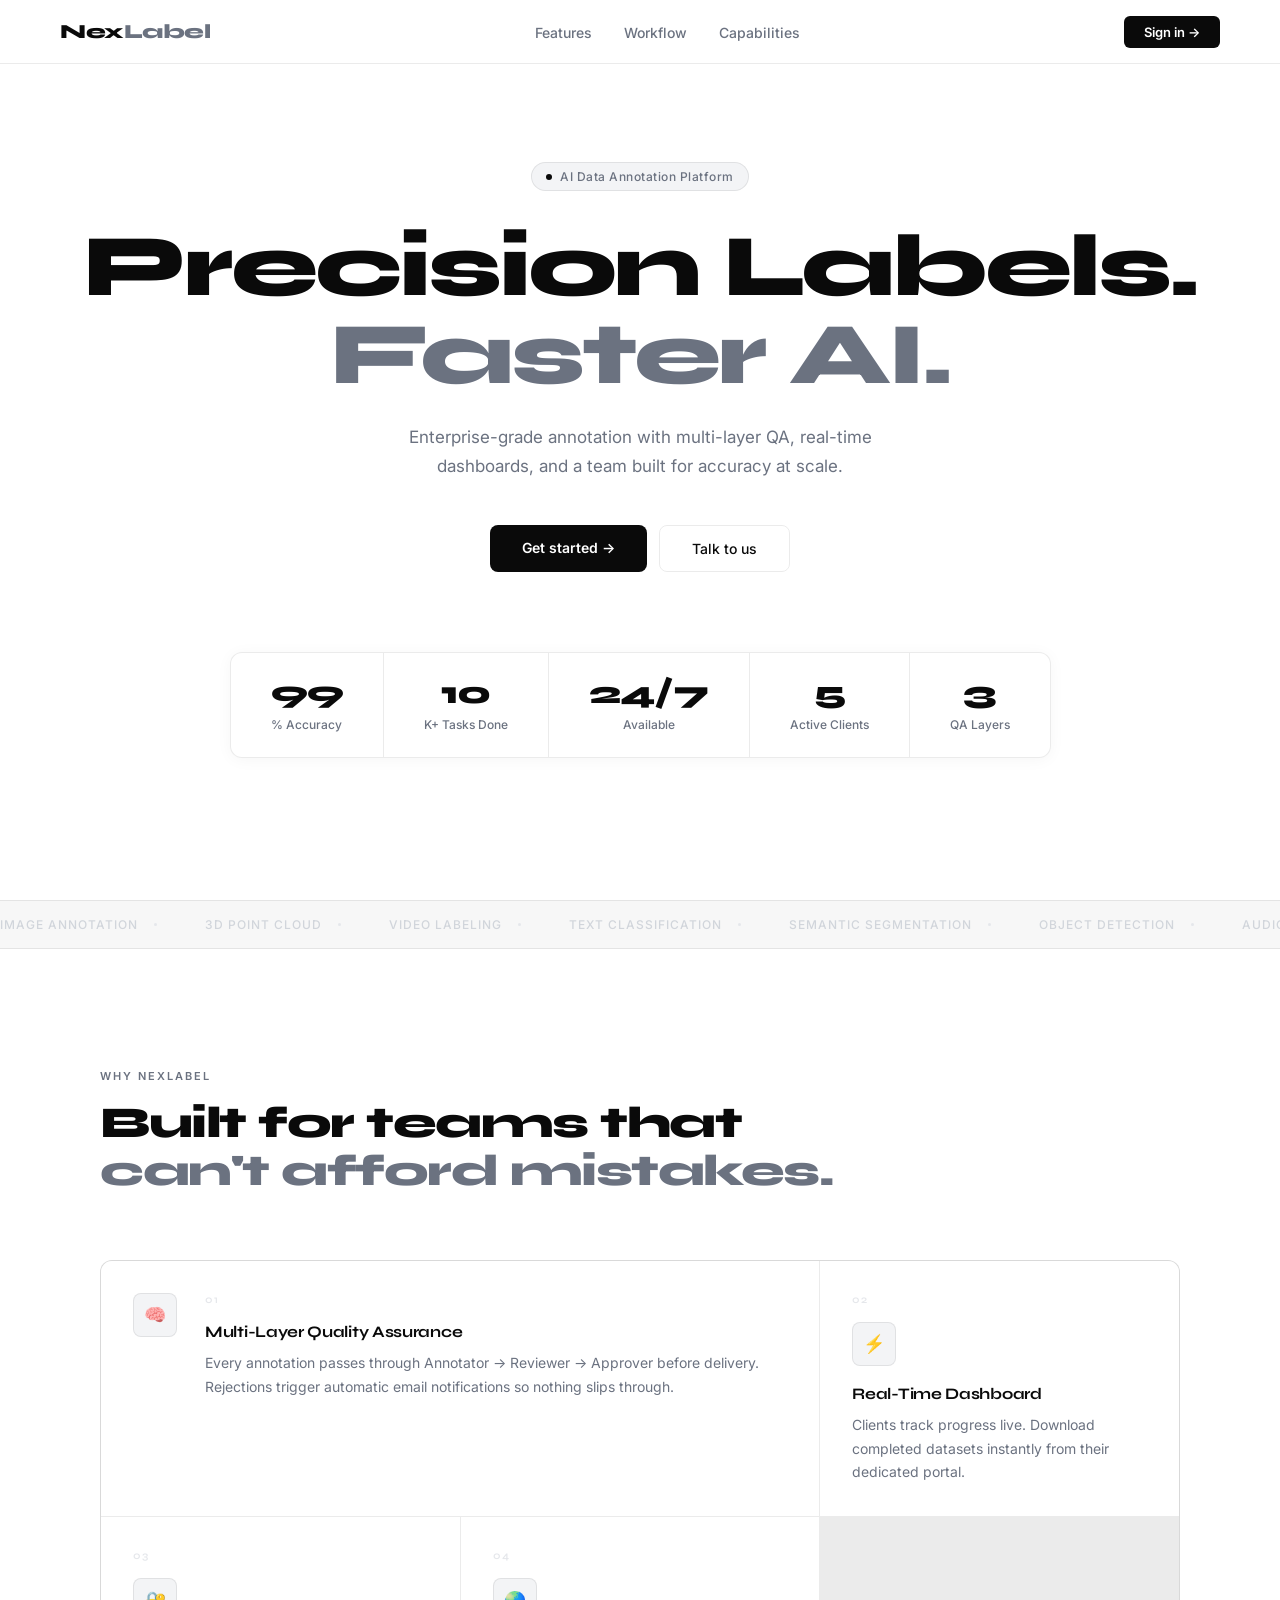
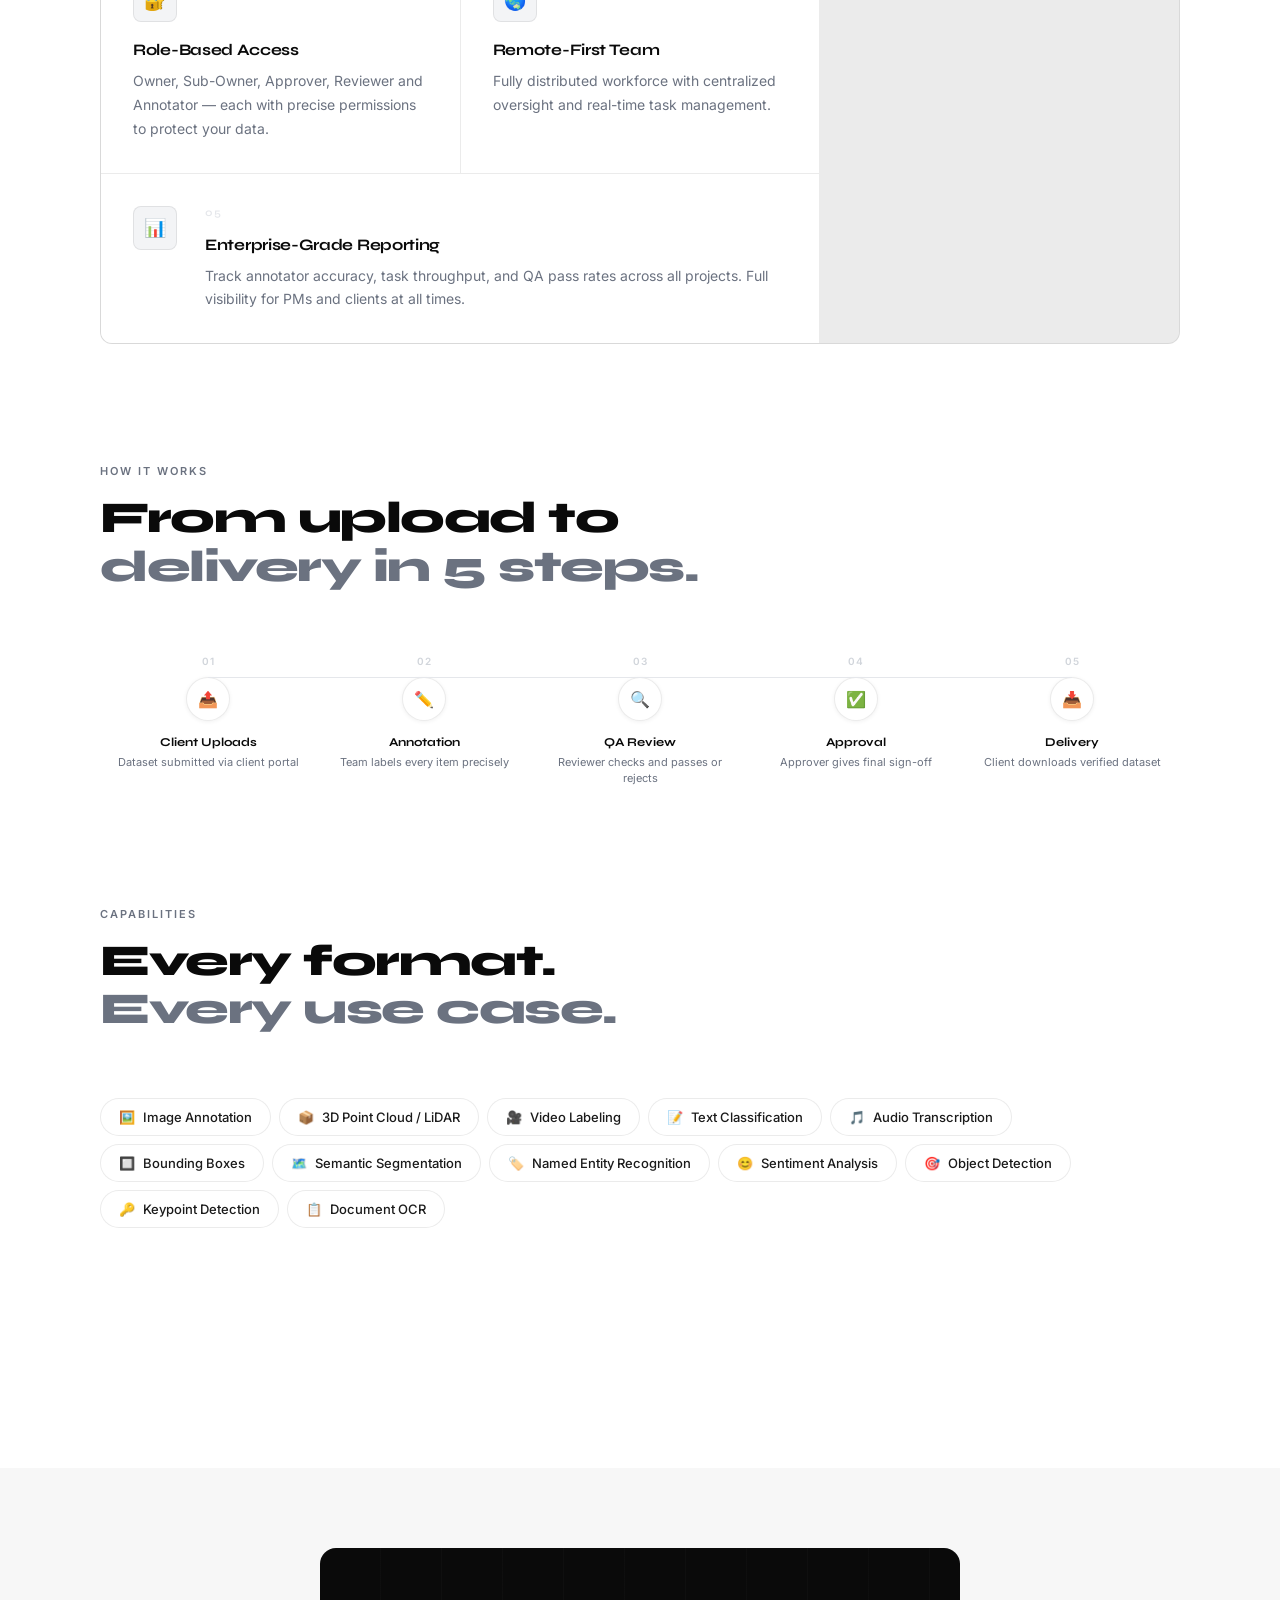
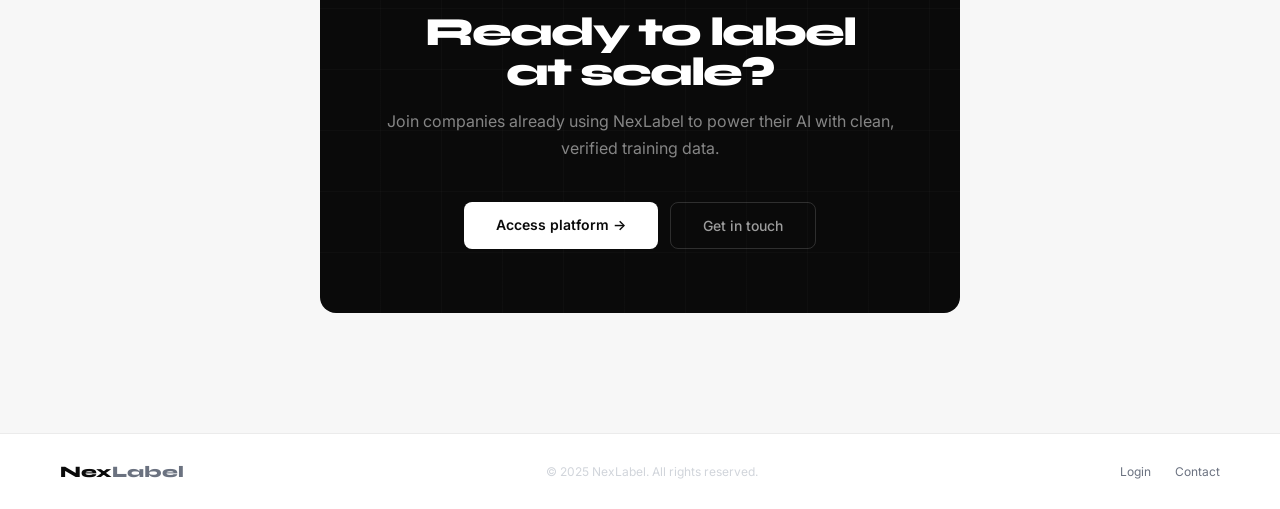
<file: index.html>
<!DOCTYPE html>
<html lang="en">
<head>
    <meta charset="UTF-8">
    <meta name="viewport" content="width=device-width, initial-scale=1.0">
    <title>NexLabel — Powering AI Through Precision Labeling</title>
    <link href="https://fonts.googleapis.com/css2?family=Inter:wght@300;400;500;600&family=Syne:wght@600;700;800&display=swap" rel="stylesheet">
    <style>
        *,*::before,*::after{margin:0;padding:0;box-sizing:border-box}
        :root{
            --black:#0a0a0a;--dark:#1a1a1a;
            --mid:#6b7280;--light:#d1d5db;
            --lighter:#e5e7eb;--lightest:#f3f4f6;
            --off:#f7f7f7;--white:#ffffff;
            --border:rgba(0,0,0,0.08);
        }
        html{scroll-behavior:smooth}
        body{background:var(--white);color:var(--black);font-family:'Inter',sans-serif;overflow-x:hidden;-webkit-font-smoothing:antialiased}

        /* NAV */
        nav{position:fixed;top:0;left:0;right:0;z-index:100;padding:0 60px;height:64px;display:flex;justify-content:space-between;align-items:center;background:rgba(255,255,255,0.92);backdrop-filter:blur(16px);border-bottom:1px solid var(--border);animation:fadeDown 0.6s ease both}
        @keyframes fadeDown{from{opacity:0;transform:translateY(-10px)}to{opacity:1;transform:translateY(0)}}
        .nav-logo{font-family:'Syne',sans-serif;font-size:20px;font-weight:800;letter-spacing:-0.5px;color:var(--black)}
        .nav-logo span{color:var(--mid)}
        .nav-links{display:flex;gap:32px;list-style:none}
        .nav-links a{color:var(--mid);text-decoration:none;font-size:14px;font-weight:500;transition:color 0.2s}
        .nav-links a:hover{color:var(--black)}
        .nav-cta{background:var(--black);color:var(--white);padding:8px 20px;border-radius:6px;font-size:13px;font-weight:600;text-decoration:none;font-family:'Inter',sans-serif;transition:all 0.2s ease}
        .nav-cta:hover{background:var(--dark);transform:translateY(-1px);box-shadow:0 4px 12px rgba(0,0,0,0.12)}

        /* HERO */
        .hero{min-height:100vh;display:flex;flex-direction:column;justify-content:center;align-items:center;text-align:center;padding:100px 40px 80px;background:var(--white)}
        .hero-eyebrow{display:inline-flex;align-items:center;gap:8px;background:var(--lightest);border:1px solid var(--border);border-radius:100px;padding:6px 14px;font-size:12px;font-weight:500;color:var(--mid);letter-spacing:0.5px;margin-bottom:32px;animation:fadeUp 0.6s 0.1s ease both}
        .hero-eyebrow::before{content:'';width:6px;height:6px;border-radius:50%;background:var(--black);animation:blink 2s infinite}
        @keyframes blink{0%,100%{opacity:1}50%{opacity:0.2}}
        .hero-title{font-family:'Syne',sans-serif;font-size:clamp(48px,7vw,88px);font-weight:800;line-height:1.0;letter-spacing:-3px;margin-bottom:24px;animation:fadeUp 0.6s 0.15s ease both;color:var(--black)}
        .hero-title .accent{color:var(--mid)}
        .hero-sub{font-size:17px;color:var(--mid);max-width:480px;line-height:1.7;margin-bottom:44px;font-weight:400;animation:fadeUp 0.6s 0.2s ease both}
        .hero-buttons{display:flex;gap:12px;margin-bottom:80px;animation:fadeUp 0.6s 0.25s ease both}
        .btn-hero-primary{background:var(--black);color:var(--white);padding:14px 32px;border-radius:8px;font-size:14px;font-weight:600;text-decoration:none;font-family:'Inter',sans-serif;transition:all 0.2s ease}
        .btn-hero-primary:hover{background:var(--dark);transform:translateY(-2px);box-shadow:0 8px 24px rgba(0,0,0,0.12)}
        .btn-hero-ghost{background:transparent;color:var(--black);padding:14px 32px;border-radius:8px;font-size:14px;font-weight:500;text-decoration:none;border:1px solid var(--border);transition:all 0.2s ease}
        .btn-hero-ghost:hover{border-color:var(--black);transform:translateY(-2px)}

        /* STATS */
        .stats-bar{display:flex;border:1px solid var(--border);border-radius:12px;overflow:hidden;background:var(--white);animation:fadeUp 0.6s 0.3s ease both;box-shadow:0 2px 16px rgba(0,0,0,0.04)}
        .stat-item{padding:24px 40px;text-align:center;border-right:1px solid var(--border)}
        .stat-item:last-child{border-right:none}
        .stat-number{font-family:'Syne',sans-serif;font-size:32px;font-weight:800;color:var(--black);display:block;line-height:1;margin-bottom:4px;letter-spacing:-1px}
        .stat-label{font-size:12px;color:var(--mid);font-weight:500}

        /* MARQUEE */
        .marquee-wrap{overflow:hidden;border-top:1px solid var(--border);border-bottom:1px solid var(--border);padding:16px 0;background:var(--off)}
        .marquee-track{display:flex;gap:48px;animation:marquee 30s linear infinite;width:max-content}
        @keyframes marquee{from{transform:translateX(0)}to{transform:translateX(-50%)}}
        .marquee-item{font-family:'Inter',sans-serif;font-size:12px;font-weight:500;color:var(--light);letter-spacing:1px;text-transform:uppercase;white-space:nowrap;display:flex;align-items:center;gap:16px}
        .marquee-sep{width:3px;height:3px;border-radius:50%;background:var(--lighter)}

        /* FEATURES */
        .features-section{padding:120px 60px;max-width:1200px;margin:0 auto}
        .section-eyebrow{font-size:11px;font-weight:600;color:var(--mid);letter-spacing:2px;text-transform:uppercase;margin-bottom:16px}
        .section-title{font-family:'Syne',sans-serif;font-size:clamp(28px,3.5vw,44px);font-weight:800;letter-spacing:-1.5px;line-height:1.1;margin-bottom:64px;color:var(--black)}
        .section-title span{color:var(--mid)}
        .features-grid{display:grid;grid-template-columns:repeat(3,1fr);gap:1px;background:var(--border);border:1px solid var(--border);border-radius:12px;overflow:hidden}
        .feature-card{background:var(--white);padding:32px;transition:background 0.2s}
        .feature-card:hover{background:var(--off)}
        .feature-card.large{grid-column:span 2;display:flex;gap:28px;align-items:flex-start}
        .feature-icon-wrap{width:44px;height:44px;border-radius:8px;background:var(--lightest);border:1px solid var(--border);display:flex;align-items:center;justify-content:center;font-size:18px;flex-shrink:0;margin-bottom:18px}
        .feature-card.large .feature-icon-wrap{margin-bottom:0;flex-shrink:0}
        .feature-name{font-family:'Syne',sans-serif;font-size:16px;font-weight:700;margin-bottom:10px;letter-spacing:-0.3px;color:var(--black)}
        .feature-desc{font-size:14px;color:var(--mid);line-height:1.7}
        .feature-num{font-family:'Syne',sans-serif;font-size:11px;font-weight:600;color:var(--lighter);letter-spacing:1px;margin-bottom:16px}

        /* WORKFLOW */
        .workflow-section{padding:0 60px 120px;max-width:1200px;margin:0 auto}
        .workflow-steps{display:grid;grid-template-columns:repeat(5,1fr);gap:0;position:relative}
        .workflow-steps::before{content:'';position:absolute;top:22px;left:10%;right:10%;height:1px;background:var(--lighter)}
        .workflow-step{text-align:center;padding:0 12px}
        .step-circle{width:44px;height:44px;border-radius:50%;background:var(--white);border:1px solid var(--border);display:flex;align-items:center;justify-content:center;margin:0 auto 14px;font-size:16px;transition:all 0.2s;box-shadow:0 1px 4px rgba(0,0,0,0.06)}
        .workflow-step:hover .step-circle{border-color:var(--black);box-shadow:0 4px 12px rgba(0,0,0,0.10)}
        .step-num{font-size:10px;font-weight:600;color:var(--light);letter-spacing:1px;margin-bottom:10px;display:block}
        .step-name{font-family:'Syne',sans-serif;font-size:12px;font-weight:700;margin-bottom:5px;color:var(--black)}
        .step-desc{font-size:11px;color:var(--mid);line-height:1.5}

        /* TYPES */
        .types-section{padding:0 60px 120px;max-width:1200px;margin:0 auto;background:var(--white)}
        .types-grid{display:flex;gap:8px;flex-wrap:wrap}
        .type-pill{display:flex;align-items:center;gap:8px;padding:10px 18px;background:var(--white);border:1px solid var(--border);border-radius:100px;font-size:13px;font-weight:500;transition:all 0.2s;cursor:default;color:var(--dark)}
        .type-pill:hover{border-color:var(--black);background:var(--black);color:var(--white)}

        /* CTA */
        .cta-section{padding:80px 60px 120px;background:var(--off)}
        .cta-box{max-width:640px;margin:0 auto;background:var(--black);border-radius:16px;padding:64px 56px;text-align:center;position:relative;overflow:hidden}
        .cta-box::before{content:'';position:absolute;inset:0;background:repeating-linear-gradient(0deg,transparent,transparent 60px,rgba(255,255,255,0.02) 60px,rgba(255,255,255,0.02) 61px),repeating-linear-gradient(90deg,transparent,transparent 60px,rgba(255,255,255,0.02) 60px,rgba(255,255,255,0.02) 61px)}
        .cta-title{font-family:'Syne',sans-serif;font-size:40px;font-weight:800;letter-spacing:-2px;margin-bottom:16px;line-height:1.0;color:var(--white);position:relative;z-index:1}
        .cta-sub{color:rgba(255,255,255,0.5);font-size:16px;line-height:1.7;margin-bottom:40px;position:relative;z-index:1}
        .cta-buttons{display:flex;gap:12px;justify-content:center;position:relative;z-index:1}
        .btn-cta-primary{background:var(--white);color:var(--black);padding:14px 32px;border-radius:8px;font-size:14px;font-weight:600;text-decoration:none;font-family:'Inter',sans-serif;transition:all 0.2s ease}
        .btn-cta-primary:hover{transform:translateY(-2px);box-shadow:0 8px 24px rgba(0,0,0,0.2)}
        .btn-cta-ghost{background:transparent;color:rgba(255,255,255,0.6);padding:14px 32px;border-radius:8px;font-size:14px;font-weight:500;text-decoration:none;border:1px solid rgba(255,255,255,0.15);transition:all 0.2s ease}
        .btn-cta-ghost:hover{border-color:rgba(255,255,255,0.4);color:var(--white)}

        /* FOOTER */
        footer{border-top:1px solid var(--border);padding:28px 60px;display:flex;justify-content:space-between;align-items:center;background:var(--white)}
        .footer-logo{font-family:'Syne',sans-serif;font-size:16px;font-weight:800;color:var(--black)}
        .footer-logo span{color:var(--mid)}
        .footer-copy{font-size:12px;color:var(--light)}
        .footer-links{display:flex;gap:24px}
        .footer-links a{font-size:12px;color:var(--mid);text-decoration:none;transition:color 0.2s}
        .footer-links a:hover{color:var(--black)}

        @keyframes fadeUp{from{opacity:0;transform:translateY(20px)}to{opacity:1;transform:translateY(0)}}
        .reveal{opacity:0;transform:translateY(20px);transition:all 0.6s ease}
        .reveal.visible{opacity:1;transform:translateY(0)}
        @media(max-width:900px){nav{padding:0 24px}.nav-links{display:none}.hero{padding:100px 24px 60px}.stats-bar{flex-wrap:wrap}.features-grid{grid-template-columns:1fr}.feature-card.large{grid-column:span 1;flex-direction:column}.workflow-steps{grid-template-columns:1fr 1fr;gap:24px}.workflow-steps::before{display:none}.features-section,.workflow-section,.types-section{padding:80px 24px}footer{flex-direction:column;gap:16px;text-align:center}}
    </style>
</head>
<body>
<nav>
    <div class="nav-logo">Nex<span>Label</span></div>
    <ul class="nav-links">
        <li><a href="#features">Features</a></li>
        <li><a href="#workflow">Workflow</a></li>
        <li><a href="#types">Capabilities</a></li>
    </ul>
    <a href="login.html" class="nav-cta">Sign in →</a>
</nav>

<section class="hero">
    <div class="hero-eyebrow">AI Data Annotation Platform</div>
    <h1 class="hero-title">
        Precision Labels.<br>
        <span class="accent">Faster AI.</span>
    </h1>
    <p class="hero-sub">
        Enterprise-grade annotation with multi-layer QA,
        real-time dashboards, and a team built for
        accuracy at scale.
    </p>
    <div class="hero-buttons">
        <a href="login.html" class="btn-hero-primary">
            Get started →
        </a>
        <a href="mailto:contact@nexxlabel.com"
            class="btn-hero-ghost">
            Talk to us
        </a>
    </div>
    <div class="stats-bar">
        <div class="stat-item">
            <span class="stat-number" data-target="99">0</span>
            <span class="stat-label">% Accuracy</span>
        </div>
        <div class="stat-item">
            <span class="stat-number" data-target="10">0</span>
            <span class="stat-label">K+ Tasks Done</span>
        </div>
        <div class="stat-item">
            <span class="stat-number">24/7</span>
            <span class="stat-label">Available</span>
        </div>
        <div class="stat-item">
            <span class="stat-number" data-target="5">0</span>
            <span class="stat-label">Active Clients</span>
        </div>
        <div class="stat-item">
            <span class="stat-number" data-target="3">0</span>
            <span class="stat-label">QA Layers</span>
        </div>
    </div>
</section>

<div class="marquee-wrap">
    <div class="marquee-track">
        <span class="marquee-item">Image Annotation <span class="marquee-sep"></span></span>
        <span class="marquee-item">3D Point Cloud <span class="marquee-sep"></span></span>
        <span class="marquee-item">Video Labeling <span class="marquee-sep"></span></span>
        <span class="marquee-item">Text Classification <span class="marquee-sep"></span></span>
        <span class="marquee-item">Semantic Segmentation <span class="marquee-sep"></span></span>
        <span class="marquee-item">Object Detection <span class="marquee-sep"></span></span>
        <span class="marquee-item">Audio Transcription <span class="marquee-sep"></span></span>
        <span class="marquee-item">Multi-Layer QA <span class="marquee-sep"></span></span>
        <span class="marquee-item">Image Annotation <span class="marquee-sep"></span></span>
        <span class="marquee-item">3D Point Cloud <span class="marquee-sep"></span></span>
        <span class="marquee-item">Video Labeling <span class="marquee-sep"></span></span>
        <span class="marquee-item">Text Classification <span class="marquee-sep"></span></span>
        <span class="marquee-item">Semantic Segmentation <span class="marquee-sep"></span></span>
        <span class="marquee-item">Object Detection <span class="marquee-sep"></span></span>
        <span class="marquee-item">Audio Transcription <span class="marquee-sep"></span></span>
        <span class="marquee-item">Multi-Layer QA <span class="marquee-sep"></span></span>
    </div>
</div>

<section class="features-section" id="features">
    <p class="section-eyebrow reveal">Why NexLabel</p>
    <h2 class="section-title reveal">
        Built for teams that<br>
        <span>can't afford mistakes.</span>
    </h2>
    <div class="features-grid reveal">
        <div class="feature-card large">
            <div class="feature-icon-wrap">🧠</div>
            <div>
                <div class="feature-num">01</div>
                <div class="feature-name">Multi-Layer Quality Assurance</div>
                <div class="feature-desc">Every annotation passes through Annotator → Reviewer → Approver before delivery. Rejections trigger automatic email notifications so nothing slips through.</div>
            </div>
        </div>
        <div class="feature-card">
            <div class="feature-num">02</div>
            <div class="feature-icon-wrap">⚡</div>
            <div class="feature-name">Real-Time Dashboard</div>
            <div class="feature-desc">Clients track progress live. Download completed datasets instantly from their dedicated portal.</div>
        </div>
        <div class="feature-card">
            <div class="feature-num">03</div>
            <div class="feature-icon-wrap">🔐</div>
            <div class="feature-name">Role-Based Access</div>
            <div class="feature-desc">Owner, Sub-Owner, Approver, Reviewer and Annotator — each with precise permissions to protect your data.</div>
        </div>
        <div class="feature-card">
            <div class="feature-num">04</div>
            <div class="feature-icon-wrap">🌏</div>
            <div class="feature-name">Remote-First Team</div>
            <div class="feature-desc">Fully distributed workforce with centralized oversight and real-time task management.</div>
        </div>
        <div class="feature-card large">
            <div class="feature-icon-wrap">📊</div>
            <div>
                <div class="feature-num">05</div>
                <div class="feature-name">Enterprise-Grade Reporting</div>
                <div class="feature-desc">Track annotator accuracy, task throughput, and QA pass rates across all projects. Full visibility for PMs and clients at all times.</div>
            </div>
        </div>
    </div>
</section>

<section class="workflow-section" id="workflow">
    <p class="section-eyebrow reveal">How It Works</p>
    <h2 class="section-title reveal">
        From upload to<br>
        <span>delivery in 5 steps.</span>
    </h2>
    <div class="workflow-steps reveal">
        <div class="workflow-step">
            <span class="step-num">01</span>
            <div class="step-circle">📤</div>
            <div class="step-name">Client Uploads</div>
            <div class="step-desc">Dataset submitted via client portal</div>
        </div>
        <div class="workflow-step">
            <span class="step-num">02</span>
            <div class="step-circle">✏️</div>
            <div class="step-name">Annotation</div>
            <div class="step-desc">Team labels every item precisely</div>
        </div>
        <div class="workflow-step">
            <span class="step-num">03</span>
            <div class="step-circle">🔍</div>
            <div class="step-name">QA Review</div>
            <div class="step-desc">Reviewer checks and passes or rejects</div>
        </div>
        <div class="workflow-step">
            <span class="step-num">04</span>
            <div class="step-circle">✅</div>
            <div class="step-name">Approval</div>
            <div class="step-desc">Approver gives final sign-off</div>
        </div>
        <div class="workflow-step">
            <span class="step-num">05</span>
            <div class="step-circle">📥</div>
            <div class="step-name">Delivery</div>
            <div class="step-desc">Client downloads verified dataset</div>
        </div>
    </div>
</section>

<section class="types-section" id="types">
    <div style="max-width:1200px;margin:0 auto;padding:0 0 120px;">
        <p class="section-eyebrow reveal">Capabilities</p>
        <h2 class="section-title reveal">
            Every format.<br>
            <span>Every use case.</span>
        </h2>
        <div class="types-grid reveal">
            <div class="type-pill"><span>🖼️</span> Image Annotation</div>
            <div class="type-pill"><span>📦</span> 3D Point Cloud / LiDAR</div>
            <div class="type-pill"><span>🎥</span> Video Labeling</div>
            <div class="type-pill"><span>📝</span> Text Classification</div>
            <div class="type-pill"><span>🎵</span> Audio Transcription</div>
            <div class="type-pill"><span>🔲</span> Bounding Boxes</div>
            <div class="type-pill"><span>🗺️</span> Semantic Segmentation</div>
            <div class="type-pill"><span>🏷️</span> Named Entity Recognition</div>
            <div class="type-pill"><span>😊</span> Sentiment Analysis</div>
            <div class="type-pill"><span>🎯</span> Object Detection</div>
            <div class="type-pill"><span>🔑</span> Keypoint Detection</div>
            <div class="type-pill"><span>📋</span> Document OCR</div>
        </div>
    </div>
</section>

<section class="cta-section">
    <div class="cta-box reveal">
        <h2 class="cta-title">Ready to label<br>at scale?</h2>
        <p class="cta-sub">Join companies already using NexLabel to power their AI with clean, verified training data.</p>
        <div class="cta-buttons">
            <a href="login.html" class="btn-cta-primary">Access platform →</a>
            <a href="mailto:contact@nexxlabel.com" class="btn-cta-ghost">Get in touch</a>
        </div>
    </div>
</section>

<footer>
    <div class="footer-logo">Nex<span>Label</span></div>
    <p class="footer-copy">© 2025 NexLabel. All rights reserved.</p>
    <div class="footer-links">
        <a href="login.html">Login</a>
        <a href="mailto:contact@nexxlabel.com">Contact</a>
    </div>
</footer>

<script>
function animateCounter(el, target) {
    let c = 0; const step = target / 60;
    const t = setInterval(() => {
        c += step;
        if (c >= target) { c = target; clearInterval(t); }
        el.textContent = Math.floor(c);
    }, 25);
}

const ro = new IntersectionObserver((entries) => {
    entries.forEach((e, i) => {
        if (e.isIntersecting) {
            setTimeout(() => e.target.classList.add('visible'), i * 80);
            ro.unobserve(e.target);
        }
    });
}, { threshold: 0.1 });
document.querySelectorAll('.reveal').forEach(el => ro.observe(el));

const so = new IntersectionObserver((entries) => {
    entries.forEach(e => {
        if (e.isIntersecting) {
            e.target.querySelectorAll('[data-target]').forEach(el => {
                animateCounter(el, parseInt(el.dataset.target));
            });
            so.unobserve(e.target);
        }
    });
}, { threshold: 0.5 });
const sb = document.querySelector('.stats-bar');
if (sb) so.observe(sb);
</script>
</body>
</html>
</file>
